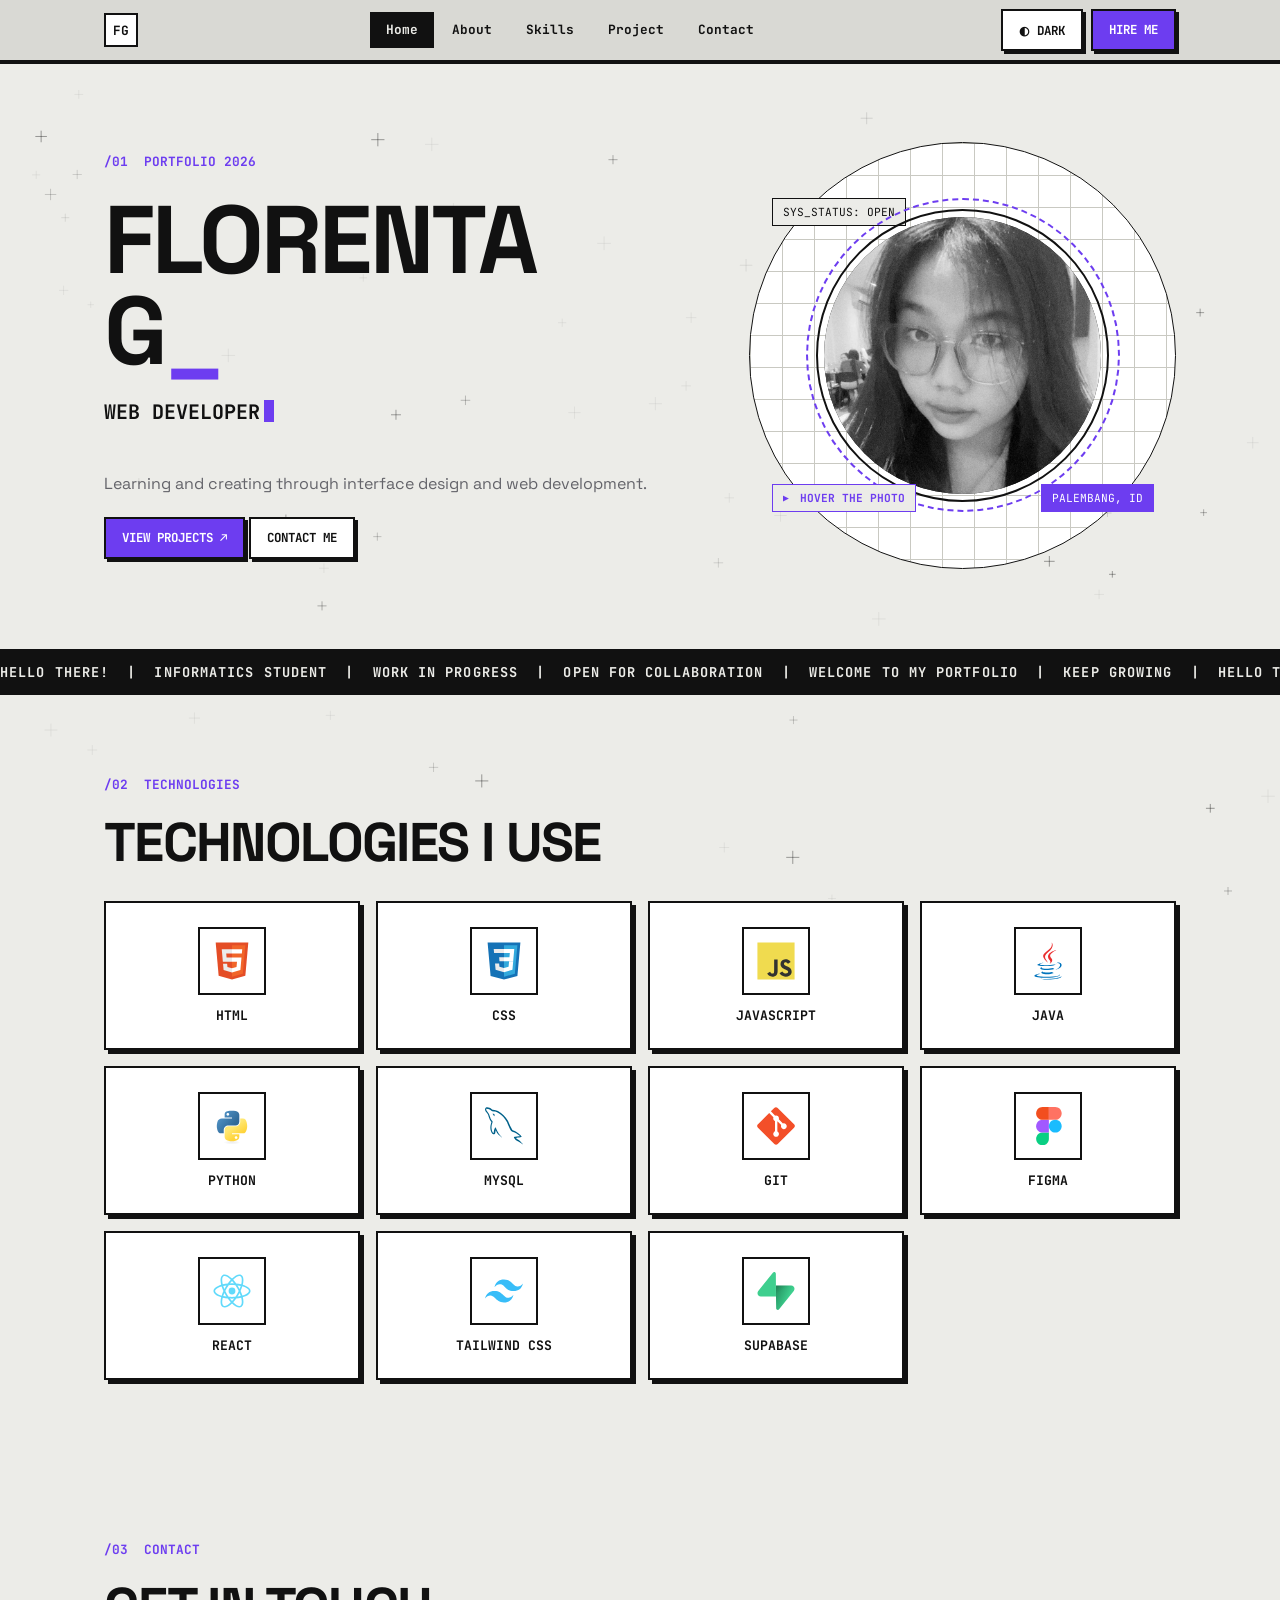
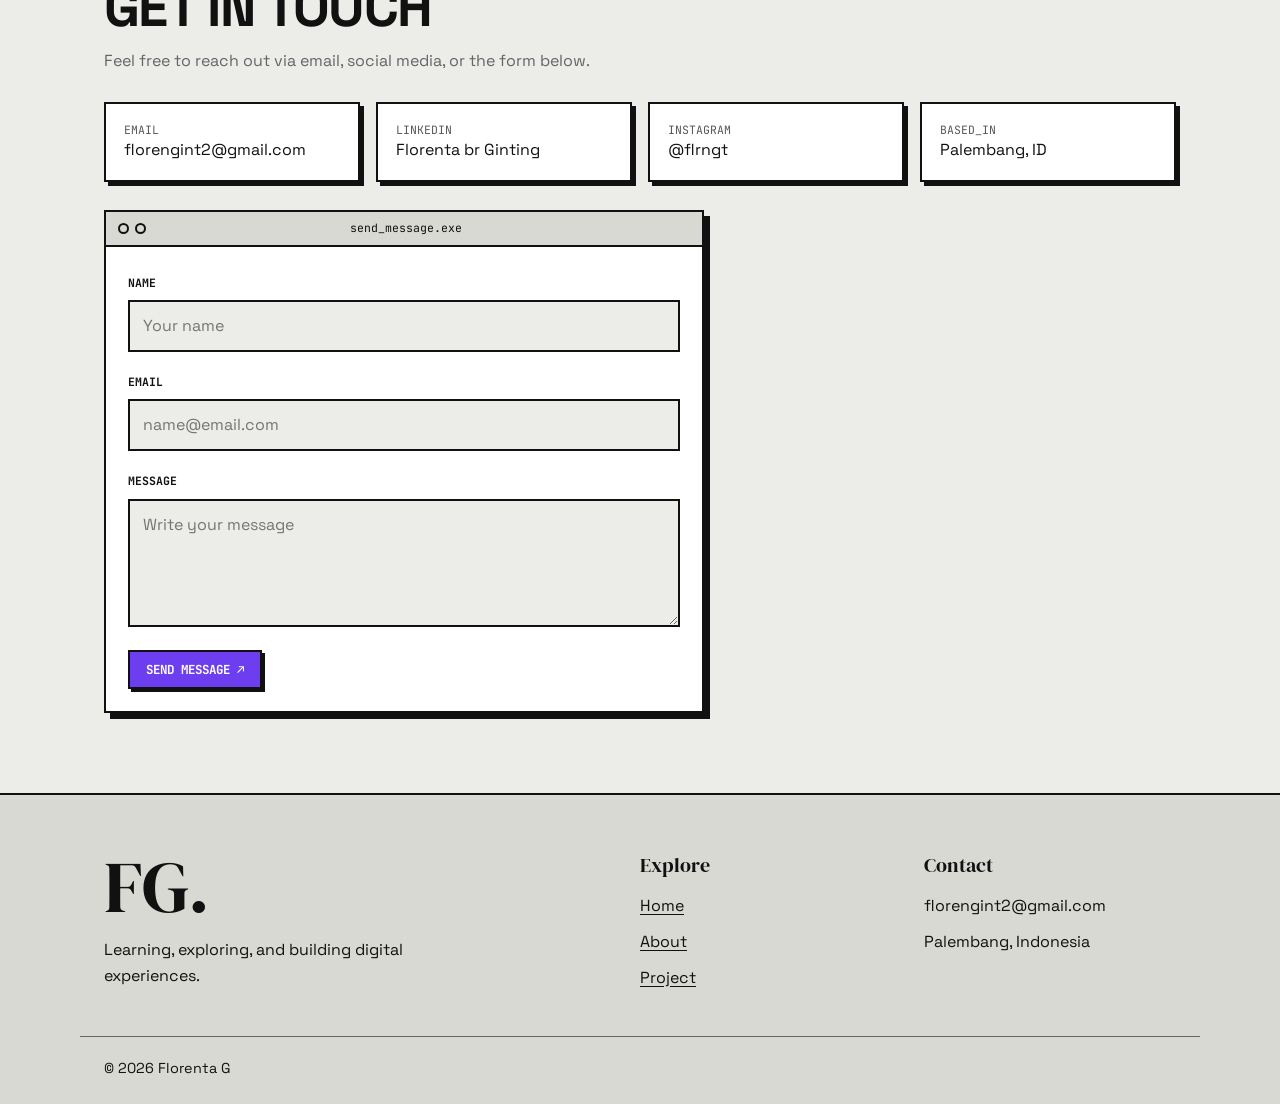
<file: portfolio/index.html>
<!DOCTYPE html>
<html lang="id">

    <head>
        <meta charset="UTF-8">
        <meta name="viewport" content="width=device-width, initial-scale=1, viewport-fit=cover">
        <title>Portfolio 2026 - Florenta G</title>
        <link rel="preconnect" href="https://fonts.googleapis.com">
        <link
            href="https://fonts.googleapis.com/css2?family=JetBrains+Mono:wght@400;700&family=Space+Grotesk:wght@400;500;700&family=DM+Serif+Display&display=swap"
            rel="stylesheet">
        <link rel="icon" type="image/svg+xml" href="img/favicon.svg">
        <link rel="icon" type="image/png" href="img/favicon.png">
        <link rel="stylesheet" href="css/style.css">
    </head>

    <body>
        <canvas id="sky"></canvas>
        <header id="header">
            <div class="wrap">
                <a class="logo" href="index.html">FG</a>
                <nav>
                    <ul>
                        <li><a class="on" href="index.html">Home</a></li>
                        <li><a href="about.html">About</a></li>
                        <li><a href="index.html#skills">Skills</a></li>
                        <li><a href="project.html">Project</a></li>
                        <li><a href="index.html#contact">Contact</a></li>
                    </ul>
                </nav>
                <div class="right">
                    <button class="btn" id="theme" aria-label="Ganti tema">&#9680; <span
                            id="tl">Dark</span></button>
                    <a class="btn pri" href="index.html#contact">Hire me</a>
                </div>
            </div>
        </header>
        <main>
            <section id="home">
                <div class="wrap hero">
                    <div>
                        <small class="idx">/01 &nbsp;Portfolio 2026</small>
                        <h1>Florenta<br>G<span>_</span></h1>
                        <div class="role"><span id="typed"></span><span class="caret"></span></div>
                        <p>Learning and creating through interface design and web development.</p>
                        <a class="btn pri" href="project.html">View projects &#8599;</a>
                        <a class="btn" href="index.html#contact">Contact me</a>
                    </div>
                    <div class="panel">
                        <span class="chip a">sys_status: open</span>
                        <figure class="scan" tabindex="0">
                            <div class="clip"><img class="profile" src="img/foto.jpg"
                                    alt="Foto profil Florenta G"><span class="beam"></span></div><span
                                class="lbl">SRC: Florenta G</span><span class="lbl l2">STATUS:
                                ONLINE<u>_</u></span>
                        </figure>
                        <span class="hint" aria-hidden="true"><i>&#9654;</i> <span class="h-mouse">hover the
                                photo</span><span class="h-touch">tap the photo</span></span>
                        <span class="chip b">palembang, id</span>
                    </div>
                </div>
            </section>
            <div class="marquee">
                <div><span id="m1"></span><span id="m2" aria-hidden="true"></span></div>
            </div>
            <section id="skills">
                <div class="wrap">
                    <small class="idx">/02 &nbsp;Technologies</small>
                    <h2>Technologies I use</h2>
                    <div class="tools">
                        <div class="tool"><span class="ic"><img src="img/icons/html5.svg"
                                    alt="Logo HTML"></span><span>HTML</span></div>
                        <div class="tool"><span class="ic"><img src="img/icons/css3.svg"
                                    alt="Logo CSS"></span><span>CSS</span></div>
                        <div class="tool"><span class="ic"><img src="img/icons/javascript.svg"
                                    alt="Logo JavaScript"></span><span>JavaScript</span></div>
                        <div class="tool"><span class="ic"><img src="img/icons/java.svg"
                                    alt="Logo Java"></span><span>Java</span></div>
                        <div class="tool"><span class="ic"><img src="img/icons/python.svg"
                                    alt="Logo Python"></span><span>Python</span></div>
                        <div class="tool"><span class="ic"><img src="img/icons/mysql.svg"
                                    alt="Logo MySQL"></span><span>MySQL</span></div>
                        <div class="tool"><span class="ic"><img src="img/icons/git.svg"
                                    alt="Logo Git"></span><span>Git</span></div>
                        <div class="tool"><span class="ic"><img src="img/icons/figma.svg"
                                    alt="Logo Figma"></span><span>Figma</span></div>
                        <div class="tool"><span class="ic"><img src="img/icons/react.svg"
                                    alt="Logo React"></span><span>React</span></div>
                        <div class="tool"><span class="ic"><img src="img/icons/tailwindcss.svg"
                                    alt="Logo Tailwind CSS"></span><span>Tailwind CSS</span></div>
                        <div class="tool"><span class="ic"><img src="img/icons/supabase.svg"
                                    alt="Logo Supabase"></span><span>Supabase</span></div>
                    </div>
                </div>
            </section>
            <section id="contact">
                <div class="wrap">
                    <small class="idx">/03 &nbsp;Contact</small>
                    <h2>Get in touch</h2>
                    <p>Feel free to reach out via email, social media, or the form below.</p>
                    <div class="folders">
                        <a href="mailto:florengint2@gmail.com"><b>email</b>florengint2@gmail.com</a>
                        <a href="https://www.linkedin.com/in/flo0" target="_blank"
                            rel="noopener"><b>linkedin</b>Florenta br Ginting</a>
                        <a href="https://instagram.com/flrngt" target="_blank"
                            rel="noopener"><b>instagram</b>@flrngt</a>
                        <a href="#"><b>based_in</b>Palembang, ID</a>
                    </div>
                    <div class="win" style="max-width:600px">
                        <div class="bar"><i></i><i></i><span>send_message.exe</span></div>
                        <div class="body">
                            <form onsubmit="return false">
                                <div><label for="n">Name</label><input id="n" type="text"
                                        placeholder="Your name"></div>
                                <div><label for="e">Email</label><input id="e" type="email"
                                        placeholder="name@email.com"></div>
                                <div><label for="p">Message</label><textarea id="p" rows="4"
                                        placeholder="Write your message"></textarea></div>
                                <div><button class="btn pri" type="submit">Send message &#8599;</button></div>
                            </form>
                        </div>
                    </div>
                </div>
            </section>
        </main>
        <footer id="footer">
            <div class="wrap foot">
                <div><b class="f-logo">FG.</b>
                    <p class="f-tag">Learning, exploring, and building digital experiences.</p>
                </div>
                <div>
                    <h4>Explore</h4><a href="index.html">Home</a><a href="about.html">About</a><a
                        href="project.html">Project</a>
                </div>
                <div>
                    <h4>Contact</h4>
                    <p>florengint2@gmail.com</p>
                    <p>Palembang, Indonesia</p>
                </div>
            </div>
            <div class="wrap f-bottom">&copy; 2026 Florenta G</div>
        </footer>
        <script>
            var roles = ['WEB DEVELOPER', 'CS STUDENT', 'SOFTWARE ENGINEER'];
            var ticker = ['HELLO THERE!', 'INFORMATICS STUDENT', 'WORK IN PROGRESS', 'OPEN FOR COLLABORATION',
                'WELCOME TO MY PORTFOLIO', 'KEEP GROWING'
            ];
            var tickerText = (ticker.join(' \u00a0|\u00a0 ') + ' \u00a0|\u00a0 ').repeat(8);
            document.getElementById('m1').textContent = tickerText;
            document.getElementById('m2').textContent = tickerText;
            var typed = document.getElementById('typed');
            var roleIndex = 0;
            var charIndex = 0;
            var deleting = false;

            function type() {
                var word = roles[roleIndex];
                charIndex += deleting ? -1 : 1;
                typed.textContent = word.slice(0, charIndex);
                var delay = deleting ? 70 : 130;
                if (!deleting && charIndex === word.length) {
                    deleting = true;
                    delay = 1400;
                } else if (deleting && charIndex === 0) {
                    deleting = false;
                    roleIndex = (roleIndex + 1) % roles.length;
                    delay = 350;
                }
                setTimeout(type, delay);
            }
            if (matchMedia('(prefers-reduced-motion: reduce)').matches) {
                typed.textContent = roles[0];
            } else {
                type();
            }
            var root = document.documentElement;
            var themeLabel = document.getElementById('tl');
            var canvas = document.getElementById('sky');
            var context = canvas.getContext('2d');
            var reduceMotion = matchMedia('(prefers-reduced-motion: reduce)').matches;
            var points = [];
            var width;
            var height;

            function currentTheme() {
                var saved = root.getAttribute('data-theme');
                if (saved) {
                    return saved;
                }
                return matchMedia('(prefers-color-scheme: dark)').matches ? 'dark' : 'light';
            }

            function applyTheme(theme) {
                root.setAttribute('data-theme', theme);
                themeLabel.textContent = theme === 'dark' ? 'Light' : 'Dark';
            }
            try {
                var storedTheme = localStorage.getItem('theme');
                if (storedTheme) {
                    root.setAttribute('data-theme', storedTheme);
                }
            } catch (error) {}
            applyTheme(currentTheme());
            document.getElementById('theme').onclick = function() {
                var next = currentTheme() === 'dark' ? 'light' : 'dark';
                applyTheme(next);
                try {
                    localStorage.setItem('theme', next);
                } catch (error) {}
            };

            function resizeCanvas() {
                width = canvas.width = innerWidth;
                height = canvas.height = innerHeight;
                points = [];
                var total = Math.round(width * height / 16000);
                for (var i = 0; i < total; i++) {
                    points.push({
                        x: Math.random() * width,
                        y: Math.random() * height,
                        phase: Math.random() * 6.28,
                        speed: 0.4 + Math.random() * 1.4,
                        size: 3 + Math.random() * 4
                    });
                }
            }

            function draw(time) {
                context.clearRect(0, 0, width, height);
                context.strokeStyle = getComputedStyle(root).getPropertyValue('--ink').trim() || '#111';
                context.lineWidth = 1;
                points.forEach(function(point) {
                    context.globalAlpha = 0.06 + 0.34 * Math.max(0, Math.sin(time / 1000 * point
                        .speed + point.phase));
                    context.beginPath();
                    context.moveTo(point.x - point.size, point.y);
                    context.lineTo(point.x + point.size, point.y);
                    context.moveTo(point.x, point.y - point.size);
                    context.lineTo(point.x, point.y + point.size);
                    context.stroke();
                });
                if (!reduceMotion) {
                    requestAnimationFrame(draw);
                }
            }
            resizeCanvas();
            addEventListener('resize', resizeCanvas);
            requestAnimationFrame(draw);

        </script>
    </body>

</html>
</file>
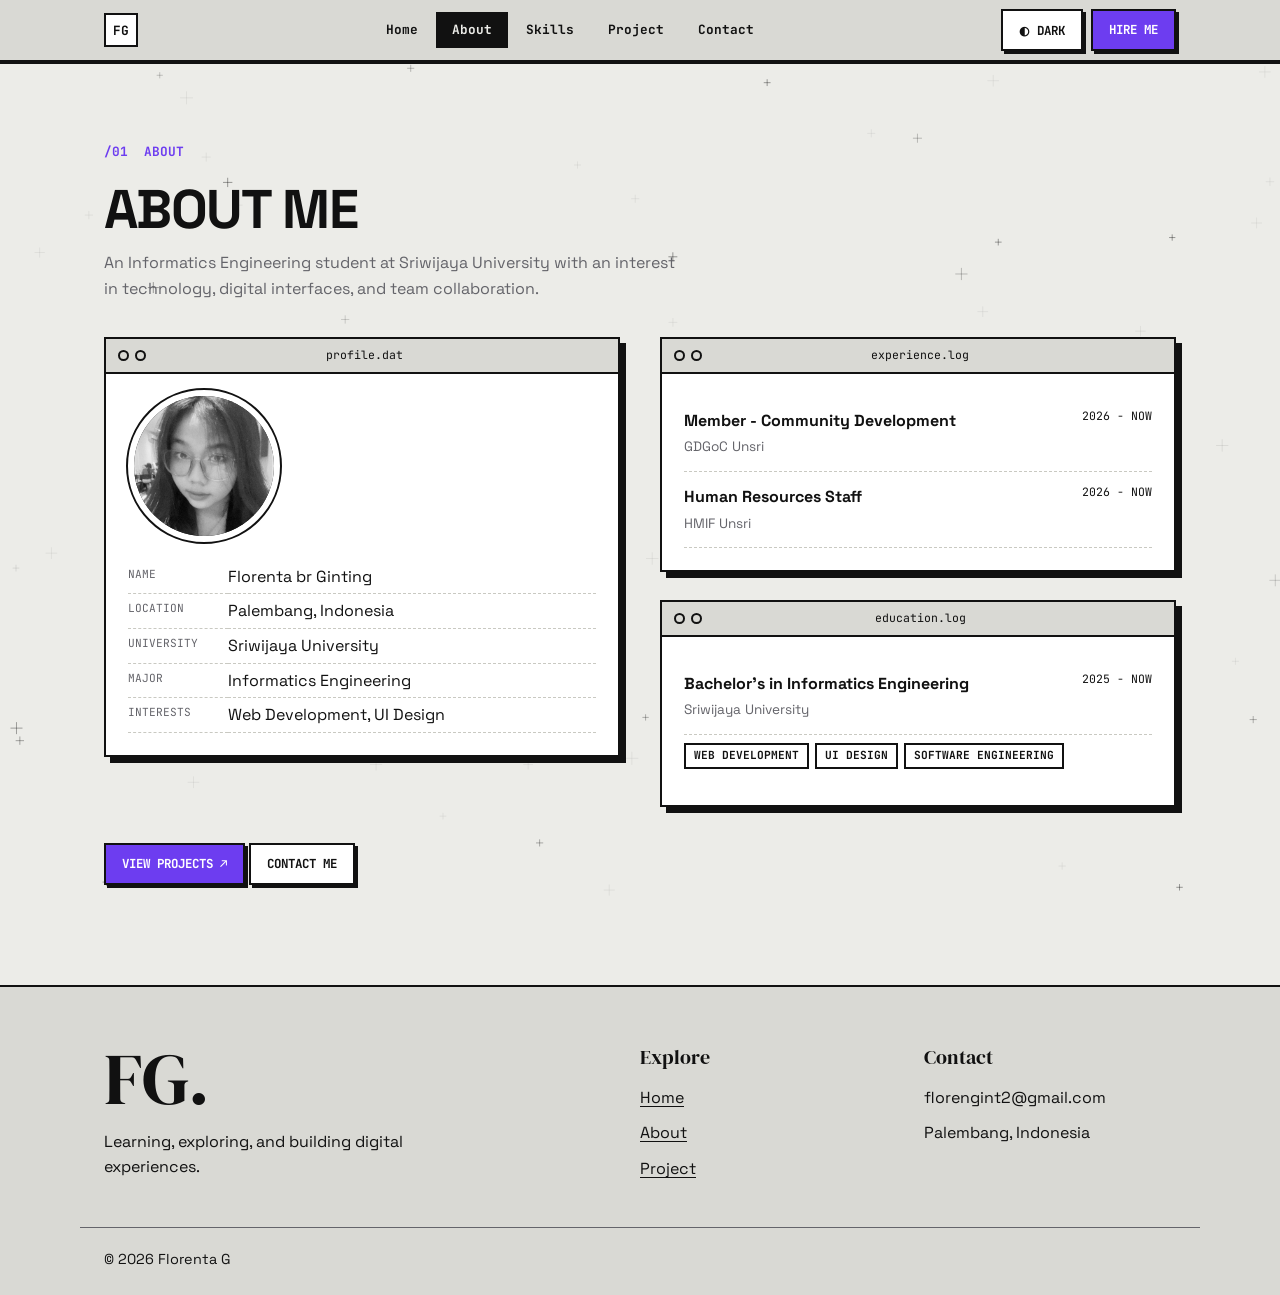
<file: portfolio/about.html>
<!DOCTYPE html>
<html lang="id">

    <head>
        <meta charset="UTF-8">
        <meta name="viewport" content="width=device-width, initial-scale=1, viewport-fit=cover">
        <title>About - Florenta G</title>
        <link rel="preconnect" href="https://fonts.googleapis.com">
        <link
            href="https://fonts.googleapis.com/css2?family=JetBrains+Mono:wght@400;700&family=Space+Grotesk:wght@400;500;700&family=DM+Serif+Display&display=swap"
            rel="stylesheet">
        <link rel="icon" type="image/svg+xml" href="img/favicon.svg">
        <link rel="icon" type="image/png" href="img/favicon.png">
        <link rel="stylesheet" href="css/style.css">
    </head>

    <body>
        <canvas id="sky"></canvas>
        <header id="header">
            <div class="wrap">
                <a class="logo" href="index.html">FG</a>
                <nav>
                    <ul>
                        <li><a href="index.html">Home</a></li>
                        <li><a class="on" href="about.html">About</a></li>
                        <li><a href="index.html#skills">Skills</a></li>
                        <li><a href="project.html">Project</a></li>
                        <li><a href="index.html#contact">Contact</a></li>
                    </ul>
                </nav>
                <div class="right">
                    <button class="btn" id="theme" aria-label="Ganti tema">&#9680; <span
                            id="tl">Dark</span></button>
                    <a class="btn pri" href="index.html#contact">Hire me</a>
                </div>
            </div>
        </header>
        <main>
            <section>
                <div class="wrap">
                    <small class="idx">/01 &nbsp;About</small>
                    <h2>About me</h2>
                    <p>An Informatics Engineering student at Sriwijaya University with an interest in
                        technology, digital interfaces, and team collaboration.</p>
                    <div class="cols" style="margin-top:36px">
                        <div class="win">
                            <div class="bar"><i></i><i></i><span>profile.dat</span></div>
                            <div class="body">
                                <figure class="scan sm" tabindex="0">
                                    <div class="clip"><img class="profile" src="img/foto.jpg"
                                            alt="Foto profil Florenta G"><span class="beam"></span></div>
                                </figure>
                                <dl style="display:grid;grid-template-columns:100px 1fr;margin:0">
                                    <dt>Name</dt>
                                    <dd>Florenta br Ginting</dd>
                                    <dt>Location</dt>
                                    <dd>Palembang, Indonesia</dd>
                                    <dt>University</dt>
                                    <dd>Sriwijaya University</dd>
                                    <dt>Major</dt>
                                    <dd>Informatics Engineering</dd>
                                    <dt>Interests</dt>
                                    <dd>Web Development, UI Design</dd>
                                </dl>
                            </div>
                        </div>
                        <div class="stack">
                            <div class="win">
                                <div class="bar"><i></i><i></i><span>experience.log</span></div>
                                <div class="body">
                                    <div class="tl">
                                        <div><b>Member - Community Development</b><span>GDGoC Unsri</span>
                                        </div><em>2026 - NOW</em>
                                    </div>
                                    <div class="tl">
                                        <div><b>Human Resources Staff</b><span>HMIF Unsri</span></div><em>2026
                                            - NOW</em>
                                    </div>
                                </div>
                            </div>
                            <div class="win">
                                <div class="bar"><i></i><i></i><span>education.log</span></div>
                                <div class="body">
                                    <div class="tl">
                                        <div><b>Bachelor's in Informatics Engineering</b><span>Sriwijaya
                                                University</span></div><em>2025 - NOW</em>
                                    </div>
                                    <div class="tags"><span class="tag">web development</span><span
                                            class="tag">ui design</span><span class="tag">software
                                            engineering</span></div>
                                </div>
                            </div>
                        </div>
                    </div>
                    <p style="margin-top:36px"><a class="btn pri" href="project.html">View projects
                            &#8599;</a> <a class="btn" href="index.html#contact">Contact me</a></p>
                </div>
            </section>
        </main>
        <footer id="footer">
            <div class="wrap foot">
                <div><b class="f-logo">FG.</b>
                    <p class="f-tag">Learning, exploring, and building digital experiences.</p>
                </div>
                <div>
                    <h4>Explore</h4><a href="index.html">Home</a><a href="about.html">About</a><a
                        href="project.html">Project</a>
                </div>
                <div>
                    <h4>Contact</h4>
                    <p>florengint2@gmail.com</p>
                    <p>Palembang, Indonesia</p>
                </div>
            </div>
            <div class="wrap f-bottom">&copy; 2026 Florenta G</div>
        </footer>
        <script>
            var root = document.documentElement;
            var themeLabel = document.getElementById('tl');
            var canvas = document.getElementById('sky');
            var context = canvas.getContext('2d');
            var reduceMotion = matchMedia('(prefers-reduced-motion: reduce)').matches;
            var points = [];
            var width;
            var height;

            function currentTheme() {
                var saved = root.getAttribute('data-theme');
                if (saved) {
                    return saved;
                }
                return matchMedia('(prefers-color-scheme: dark)').matches ? 'dark' : 'light';
            }

            function applyTheme(theme) {
                root.setAttribute('data-theme', theme);
                themeLabel.textContent = theme === 'dark' ? 'Light' : 'Dark';
            }
            try {
                var storedTheme = localStorage.getItem('theme');
                if (storedTheme) {
                    root.setAttribute('data-theme', storedTheme);
                }
            } catch (error) {}
            applyTheme(currentTheme());
            document.getElementById('theme').onclick = function() {
                var next = currentTheme() === 'dark' ? 'light' : 'dark';
                applyTheme(next);
                try {
                    localStorage.setItem('theme', next);
                } catch (error) {}
            };

            function resizeCanvas() {
                width = canvas.width = innerWidth;
                height = canvas.height = innerHeight;
                points = [];
                var total = Math.round(width * height / 16000);
                for (var i = 0; i < total; i++) {
                    points.push({
                        x: Math.random() * width,
                        y: Math.random() * height,
                        phase: Math.random() * 6.28,
                        speed: 0.4 + Math.random() * 1.4,
                        size: 3 + Math.random() * 4
                    });
                }
            }

            function draw(time) {
                context.clearRect(0, 0, width, height);
                context.strokeStyle = getComputedStyle(root).getPropertyValue('--ink').trim() || '#111';
                context.lineWidth = 1;
                points.forEach(function(point) {
                    context.globalAlpha = 0.06 + 0.34 * Math.max(0, Math.sin(time / 1000 * point
                        .speed + point.phase));
                    context.beginPath();
                    context.moveTo(point.x - point.size, point.y);
                    context.lineTo(point.x + point.size, point.y);
                    context.moveTo(point.x, point.y - point.size);
                    context.lineTo(point.x, point.y + point.size);
                    context.stroke();
                });
                if (!reduceMotion) {
                    requestAnimationFrame(draw);
                }
            }
            resizeCanvas();
            addEventListener('resize', resizeCanvas);
            requestAnimationFrame(draw);

        </script>
    </body>

</html>
</file>
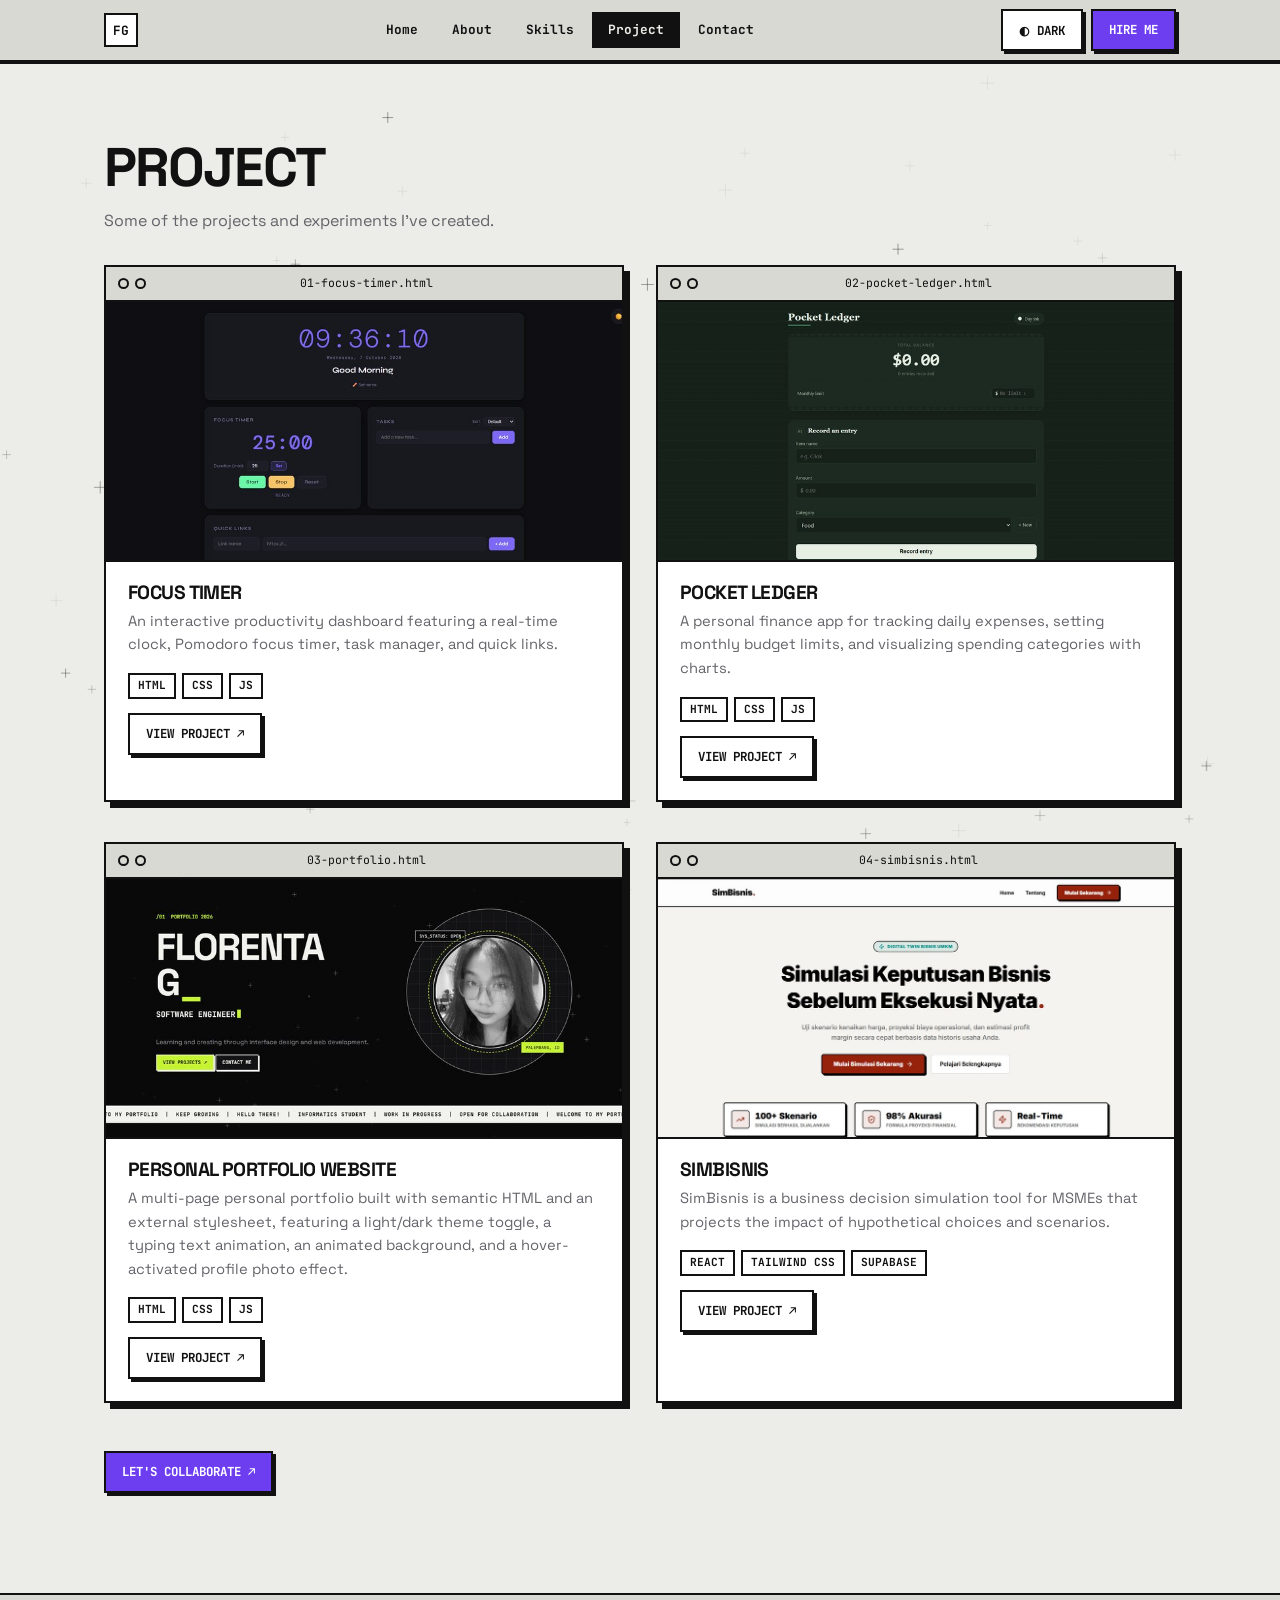
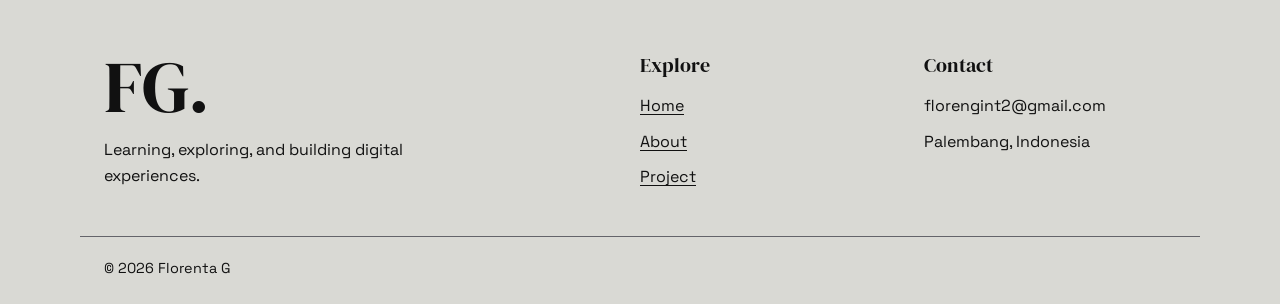
<file: portfolio/project.html>
<!DOCTYPE html>
<html lang="id">

    <head>
        <meta charset="UTF-8">
        <meta name="viewport" content="width=device-width, initial-scale=1, viewport-fit=cover">
        <title>Project - Florenta G</title>
        <link rel="preconnect" href="https://fonts.googleapis.com">
        <link
            href="https://fonts.googleapis.com/css2?family=JetBrains+Mono:wght@400;700&family=Space+Grotesk:wght@400;500;700&family=DM+Serif+Display&display=swap"
            rel="stylesheet">
        <link rel="icon" type="image/svg+xml" href="img/favicon.svg">
        <link rel="icon" type="image/png" href="img/favicon.png">
        <link rel="stylesheet" href="css/style.css">
    </head>

    <body>
        <canvas id="sky"></canvas>
        <!-- [C] ID SELECTOR: id="header" dipakai oleh #header di style.css -->
        <header id="header">
            <div class="wrap">
                <a class="logo" href="index.html">FG</a>
                <!-- [D] DESCENDANT SELECTOR: struktur nav > ul > li > a distyle oleh "nav ul li a" di style.css -->
                <!-- [F] PSEUDO-CLASS: hover effect menu ini dibuat oleh "nav ul li a:hover" -->
                <nav>
                    <ul>
                        <li><a href="index.html">Home</a></li>
                        <li><a href="about.html">About</a></li>
                        <li><a href="index.html#skills">Skills</a></li>
                        <li><a class="on" href="project.html">Project</a></li>
                        <li><a href="index.html#contact">Contact</a></li>
                    </ul>
                </nav>
                <div class="right">
                    <button class="btn" id="theme" aria-label="Ganti tema">&#9680; <span
                            id="tl">Dark</span></button>
                    <a class="btn pri" href="index.html#contact">Hire me</a>
                </div>
            </div>
        </header>
        <main>
            <section>
                <div class="wrap">
                    <h2>Project</h2>
                    <p>Some of the projects and experiments I've created.</p>
                    <!-- [B] CLASS SELECTOR: class="win card" (kartu project) dipakai oleh .win dan .card di style.css -->
                    <div class="cards"
                        style="grid-template-columns:repeat(auto-fit,minmax(min(440px,100%),1fr))">
                        <article class="win card">
                            <div class="bar"><i></i><i></i><span>01-focus-timer.html</span></div>
                            <div class="thumb t1 has-img"><img src="img/focus-timer.jpg"
                                    alt="Preview Focus Timer"
                                    onerror="removeImage(this)"><b>Focus_Timer</b>
                            </div>
                            <div class="body">
                                <h3>Focus Timer</h3>
                                <p>An interactive productivity dashboard featuring a real-time clock, Pomodoro
                                    focus timer, task manager, and quick links.</p><span
                                    class="tag">html</span><span class="tag">css</span><span
                                    class="tag">js</span><br><a class="btn"
                                    href="https://lifedashboardd.vercel.app/" target="_blank"
                                    rel="noopener">View project &#8599;</a>
                            </div>
                        </article>
                        <article class="win card">
                            <div class="bar"><i></i><i></i><span>02-pocket-ledger.html</span></div>
                            <div class="thumb t2 has-img"><img src="img/pocket-ledger.jpg"
                                    alt="Preview Pocket Ledger"
                                    onerror="removeImage(this)"><b>Pocket_Ledger</b>
                            </div>
                            <div class="body">
                                <h3>Pocket Ledger</h3>
                                <p>A personal finance app for tracking daily expenses, setting monthly budget
                                    limits, and visualizing spending categories with charts.</p><span
                                    class="tag">html</span><span class="tag">css</span><span
                                    class="tag">js</span><br><a class="btn"
                                    href="https://pocketledgerr-one.vercel.app/" target="_blank"
                                    rel="noopener">View project &#8599;</a>
                            </div>
                        </article>
                        <article class="win card">
                            <div class="bar"><i></i><i></i><span>03-portfolio.html</span></div>
                            <div class="thumb t3 has-img"><img src="img/portfolio.jpg" alt="Preview Portfolio"
                                    onerror="removeImage(this)"><b>Portfolio</b>
                            </div>
                            <div class="body">
                                <h3>Personal Portfolio Website</h3>
                                <p>A multi-page personal portfolio built with semantic HTML and an external
                                    stylesheet, featuring a light/dark theme toggle, a typing text animation,
                                    an animated background, and a hover-activated profile photo effect.</p>
                                <span class="tag">html</span><span class="tag">css</span><span
                                    class="tag">js</span><br><a class="btn" href="index.html">View project
                                    &#8599;</a>
                            </div>
                        </article>
                        <article class="win card">
                            <div class="bar"><i></i><i></i><span>04-simbisnis.html</span></div>
                            <div class="thumb t4 has-img"><img src="img/simbisnis.jpg" alt="Preview SimBisnis"
                                    onerror="removeImage(this)"><b>SimBisnis</b>
                            </div>
                            <div class="body">
                                <h3>SimBisnis</h3>
                                <p>SimBisnis is a business decision simulation tool for MSMEs that projects
                                    the impact of hypothetical choices and scenarios.</p><span
                                    class="tag">react</span><span class="tag">tailwind css</span><span
                                    class="tag">supabase</span><br><a class="btn"
                                    href="https://simbisnis.vercel.app/" target="_blank" rel="noopener">View
                                    project &#8599;</a>
                            </div>
                        </article>
                    </div>
                    <p style="margin-top:48px"><a class="btn pri" href="index.html#contact">Let's collaborate
                            &#8599;</a></p>
                </div>
            </section>
        </main>
        <!-- [C] ID SELECTOR: id="footer" dipakai oleh #footer di style.css -->
        <footer id="footer">
            <div class="wrap foot">
                <div><b class="f-logo">FG.</b>
                    <p class="f-tag">Learning, exploring, and building digital experiences.</p>
                </div>
                <div>
                    <h4>Explore</h4><a href="index.html">Home</a><a href="about.html">About</a><a
                        href="project.html">Project</a>
                </div>
                <div>
                    <h4>Contact</h4>
                    <p>florengint2@gmail.com</p>
                    <p>Palembang, Indonesia</p>
                </div>
            </div>
            <div class="wrap f-bottom">&copy; 2026 Florenta G</div>
        </footer>
        <script>
function removeImage(image) {
    image.parentNode.classList.remove('has-img');
    image.remove();
}

            var root = document.documentElement;
            var themeLabel = document.getElementById('tl');
            var canvas = document.getElementById('sky');
            var context = canvas.getContext('2d');
            var reduceMotion = matchMedia('(prefers-reduced-motion: reduce)').matches;
            var points = [];
            var width;
            var height;

            function currentTheme() {
                var saved = root.getAttribute('data-theme');
                if (saved) {
                    return saved;
                }
                return matchMedia('(prefers-color-scheme: dark)').matches ? 'dark' : 'light';
            }

            function applyTheme(theme) {
                root.setAttribute('data-theme', theme);
                themeLabel.textContent = theme === 'dark' ? 'Light' : 'Dark';
            }
            try {
                var storedTheme = localStorage.getItem('theme');
                if (storedTheme) {
                    root.setAttribute('data-theme', storedTheme);
                }
            } catch (error) {}
            applyTheme(currentTheme());
            document.getElementById('theme').onclick = function() {
                var next = currentTheme() === 'dark' ? 'light' : 'dark';
                applyTheme(next);
                try {
                    localStorage.setItem('theme', next);
                } catch (error) {}
            };

            function resizeCanvas() {
                width = canvas.width = innerWidth;
                height = canvas.height = innerHeight;
                points = [];
                var total = Math.round(width * height / 16000);
                for (var i = 0; i < total; i++) {
                    points.push({
                        x: Math.random() * width,
                        y: Math.random() * height,
                        phase: Math.random() * 6.28,
                        speed: 0.4 + Math.random() * 1.4,
                        size: 3 + Math.random() * 4
                    });
                }
            }

            function draw(time) {
                context.clearRect(0, 0, width, height);
                context.strokeStyle = getComputedStyle(root).getPropertyValue('--ink').trim() || '#111';
                context.lineWidth = 1;
                points.forEach(function(point) {
                    context.globalAlpha = 0.06 + 0.34 * Math.max(0, Math.sin(time / 1000 * point
                        .speed + point.phase));
                    context.beginPath();
                    context.moveTo(point.x - point.size, point.y);
                    context.lineTo(point.x + point.size, point.y);
                    context.moveTo(point.x, point.y - point.size);
                    context.lineTo(point.x, point.y + point.size);
                    context.stroke();
                });
                if (!reduceMotion) {
                    requestAnimationFrame(draw);
                }
            }
            resizeCanvas();
            addEventListener('resize', resizeCanvas);
            requestAnimationFrame(draw);

        </script>
    </body>

</html>
</file>
<file: portfolio/css/style.css>
:root {
    --bg: #ecece8;
    --panel: #fff;
    --ink: #111;
    --mute: #64646a;
    --line: #c9c9c2;
    --acc: #6d3df0;
    --on: #fff;
    --bar: #d9d9d4
}

@media (prefers-color-scheme:dark) {
    :root:not([data-theme="light"]) {
        --bg: #09090a;
        --panel: #131315;
        --ink: #f2f2ee;
        --mute: #8d8d92;
        --line: #2c2c30;
        --acc: #c6f432;
        --on: #09090a;
        --bar: #1f1f23
    }
}

:root[data-theme="dark"] {
    --bg: #09090a;
    --panel: #131315;
    --ink: #f2f2ee;
    --mute: #8d8d92;
    --line: #2c2c30;
    --acc: #c6f432;
    --on: #09090a;
    --bar: #1f1f23
}

* {
    box-sizing: border-box
}

html {
    scroll-behavior: smooth;
    scroll-padding-top: 90px
}

:root {
    padding-top: env(safe-area-inset-top, 0px);
    padding-bottom: env(safe-area-inset-bottom, 0px)
}

body {
    margin: 0;
    background: var(--bg);
    color: var(--ink);
    font-family: "Space Grotesk", system-ui, sans-serif;
    line-height: 1.6;
    transition: background .25s, color .25s
}

.m,
small,
label,
nav a,
.btn,
.bar,
.tag,
dt {
    font-family: "JetBrains Mono", ui-monospace, monospace
}

a {
    color: inherit;
    text-decoration: none
}

#sky {
    position: fixed;
    inset: 0;
    width: 100%;
    height: 100%;
    z-index: 0;
    pointer-events: none
}

header,
main,
footer {
    position: relative;
    z-index: 1
}

.wrap {
    max-width: 1120px;
    margin: 0 auto;
    padding: 0 24px
}

header {
    position: sticky;
    top: env(safe-area-inset-top, 0px);
    z-index: 10;
    background: var(--bar);
    border-bottom: 2px solid var(--ink)
}

header .wrap {
    display: flex;
    align-items: center;
    justify-content: space-between;
    height: 60px;
    gap: 12px
}

.logo {
    display: grid;
    place-items: center;
    width: 34px;
    height: 34px;
    border: 2px solid var(--ink);
    background: var(--panel);
    font: 700 .8rem "JetBrains Mono", monospace
}

nav ul {
    display: flex;
    gap: 2px;
    margin: 0;
    padding: 0;
    list-style: none
}

nav ul li a {
    display: block;
    padding: 6px 14px;
    font-size: .8rem;
    font-weight: 700;
    border: 2px solid transparent
}

nav ul li a:hover {
    border-color: var(--ink);
    background: var(--panel)
}

nav ul li a.on {
    background: var(--ink);
    color: var(--bg)
}

.right {
    display: flex;
    gap: 8px
}

.btn {
    display: inline-flex;
    align-items: center;
    gap: 8px;
    padding: 9px 16px;
    border: 2px solid var(--ink);
    background: var(--panel);
    color: var(--ink);
    font-size: .78rem;
    font-weight: 700;
    text-transform: uppercase;
    cursor: pointer;
    box-shadow: 3px 3px 0 var(--ink);
    transition: .12s
}

.btn:hover {
    transform: translate(2px, 2px);
    box-shadow: 1px 1px 0 var(--ink)
}

.btn:active {
    transform: translate(3px, 3px);
    box-shadow: none
}

.btn.pri {
    background: var(--acc);
    color: var(--on)
}

.win {
    border: 2px solid var(--ink);
    background: var(--panel);
    box-shadow: 6px 6px 0 var(--ink)
}

.bar {
    display: flex;
    align-items: center;
    gap: 6px;
    padding: 7px 12px;
    background: var(--bar);
    border-bottom: 2px solid var(--ink);
    font-size: .72rem
}

.bar i {
    width: 11px;
    height: 11px;
    border: 2px solid var(--ink);
    border-radius: 50%
}

.bar span {
    margin: 0 auto;
    padding-right: 30px
}

.body {
    padding: 22px
}

section {
    padding: 80px 0
}

.idx {
    display: block;
    margin-bottom: 22px;
    color: var(--acc);
    font-size: .8rem;
    font-weight: 700;
    text-transform: uppercase
}

h1,
h2,
h3 {
    margin: 0;
    line-height: .95;
    letter-spacing: -.03em;
    text-transform: uppercase
}

h2 {
    font-size: clamp(2rem, 5vw, 3.4rem);
    margin-bottom: 14px
}

p {
    color: var(--mute);
    max-width: 58ch;
    margin: 0 0 20px
}

.hero {
    display: grid;
    grid-template-columns: 1.4fr 1fr;
    gap: 48px;
    align-items: center
}

h1 {
    font-size: clamp(3.6rem, 12vw, 9rem);
    font-weight: 700
}

h1 s {
    text-decoration: none;
    color: transparent;
    -webkit-text-stroke: 2px var(--ink)
}

.role {
    margin: 22px 0 28px;
    font: 700 1rem "JetBrains Mono", monospace;
    text-transform: uppercase
}

.role b {
    color: var(--acc)
}

.dossier {
    transform: rotate(1.5deg)
}

.stamp {
    display: inline-block;
    margin-bottom: 16px;
    padding: 3px 10px;
    border: 2px solid var(--acc);
    color: var(--acc);
    font: 700 .72rem "JetBrains Mono", monospace;
    text-transform: uppercase;
    transform: rotate(-3deg)
}

.avatar {
    display: grid;
    place-items: center;
    width: 110px;
    height: 110px;
    margin-bottom: 16px;
    border: 3px solid var(--ink);
    border-radius: 50%;
    background: var(--ink);
    color: var(--bg);
    font: 700 2rem "JetBrains Mono", monospace;
    overflow: hidden
}

.avatar img {
    width: 100%;
    height: 100%;
    object-fit: cover
}

.dossier dl {
    display: grid;
    grid-template-columns: 84px 1fr;
    margin: 0;
    font-size: .88rem
}

dt {
    color: var(--mute);
    font-size: .7rem;
    text-transform: uppercase;
    padding: 6px 0;
    border-bottom: 1px dashed var(--line)
}

dd {
    margin: 0;
    padding: 4px 0;
    border-bottom: 1px dashed var(--line)
}

.red {
    background: var(--ink);
    color: var(--ink);
    padding: 0 6px;
    transition: .2s;
    cursor: help
}

.red:hover {
    background: transparent;
    color: var(--ink)
}

.barcode {
    height: 38px;
    margin-top: 18px;
    background: repeating-linear-gradient(
        90deg,
        var(--ink) 0 2px,
        transparent 2px 4px,
        var(--ink) 4px 5px,
        transparent 5px 9px,
        var(--ink) 9px 12px,
        transparent 12px 14px
    )
}

.marquee {
    position: relative;
    z-index: 1;
    overflow: hidden;
    background: var(--ink);
    color: var(--bg);
    border-block: 2px solid var(--ink)
}

.marquee div {
    display: flex;
    width: max-content;
    padding: 12px 0;
    animation: slide 40s linear infinite
}

.marquee span {
    flex-shrink: 0;
    white-space: nowrap;
    font: 700 .85rem "JetBrains Mono", monospace;
    letter-spacing: .08em
}

@keyframes slide {
    to {
        transform: translateX(-50%)
    }
}

.stats {
    display: grid;
    grid-template-columns: repeat(4, 1fr);
    gap: 16px
}

.stat {
    display: flex;
    flex-direction: column;
    justify-content: space-between;
    min-height: 170px;
    padding: 16px;
    border: 2px dashed var(--ink);
    background: var(--panel)
}

.stat small {
    font-size: .72rem;
    text-transform: uppercase;
    color: var(--mute)
}

.stat strong {
    font-size: clamp(1.4rem, 3vw, 2.2rem);
    line-height: 1;
    text-transform: uppercase
}

.stat:hover {
    background: var(--acc);
    color: var(--on)
}

.stat:hover small {
    color: var(--on)
}

.cols {
    display: grid;
    grid-template-columns: 1fr 1fr;
    gap: 40px;
    align-items: start
}

.tl {
    display: flex;
    justify-content: space-between;
    gap: 12px;
    padding: 12px 0;
    border-bottom: 1px dashed var(--line)
}

.tl b {
    display: block
}

.tl span {
    color: var(--mute);
    font-size: .85rem
}

.tl em {
    font: .72rem "JetBrains Mono", monospace;
    font-style: normal;
    white-space: nowrap
}

.tools {
    display: grid;
    grid-template-columns: repeat(4, 1fr);
    gap: 16px;
    margin-top: 32px
}

.tool {
    display: flex;
    align-items: center;
    gap: 14px;
    padding: 16px;
    border: 2px solid var(--ink);
    background: var(--panel);
    box-shadow: 4px 4px 0 var(--ink);
    transition: .12s
}

.tool:hover {
    transform: translate(-2px, -2px);
    box-shadow: 7px 7px 0 var(--acc)
}

.tool i {
    display: grid;
    place-items: center;
    width: 42px;
    height: 42px;
    background: var(--ink);
    color: var(--bg);
    font: 700 .8rem "JetBrains Mono", monospace;
    font-style: normal
}

.tool span {
    font: 700 .82rem "JetBrains Mono", monospace;
    text-transform: uppercase
}

.cards {
    display: grid;
    grid-template-columns: repeat(2, 1fr);
    gap: 40px 32px;
    margin-top: 32px
}

.card .thumb {
    height: 170px;
    display: grid;
    place-items: center;
    border-bottom: 2px solid var(--ink);
    font: 700 1.2rem "JetBrains Mono", monospace;
    text-transform: uppercase
}

.card .thumb b {
    padding: 4px 14px;
    background: var(--panel);
    border: 2px solid var(--ink)
}

.t1 {
    background: radial-gradient(var(--ink) 1.2px, transparent 1.4px) 0 0/8px 8px
}

.t2 {
    background: repeating-linear-gradient(45deg, var(--ink) 0 1px, transparent 1px 8px)
}

.t3 {
    background: linear-gradient(var(--ink) 1px, transparent 1px) 0 0/100% 10px
}

.t4 {
    background:
        linear-gradient(var(--ink) 1px, transparent 1px) 0 0/12px 12px,
        linear-gradient(90deg, var(--ink) 1px, transparent 1px) 0 0/12px 12px
}

.card {
    transition: .15s
}

.card:hover {
    transform: translate(-3px, -3px);
    box-shadow: 10px 10px 0 var(--acc)
}

.card h3 {
    font-size: 1.2rem;
    margin-bottom: 8px
}

.card p {
    font-size: .92rem;
    margin-bottom: 14px
}

.tag {
    display: inline-block;
    margin: 0 6px 14px 0;
    padding: 2px 8px;
    border: 2px solid var(--ink);
    font-size: .7rem;
    font-weight: 700;
    text-transform: uppercase
}

.folders {
    display: grid;
    grid-template-columns: repeat(auto-fit, minmax(190px, 1fr));
    gap: 16px;
    margin: 28px 0
}

.folders a {
    padding: 18px;
    border: 2px solid var(--ink);
    background: var(--panel);
    box-shadow: 4px 4px 0 var(--ink);
    transition: .12s
}

.folders a:hover {
    background: var(--acc);
    color: var(--on);
    transform: translate(-2px, -2px)
}

.folders b {
    display: block;
    font: .72rem "JetBrains Mono", monospace;
    text-transform: uppercase;
    opacity: .7
}

form {
    display: grid;
    gap: 16px
}

label {
    font-size: .72rem;
    font-weight: 700;
    text-transform: uppercase
}

input[type="text"],
input[type="email"],
textarea {
    width: 100%;
    margin-top: 6px;
    padding: 11px 13px;
    border: 2px solid var(--ink);
    background: var(--bg);
    color: var(--ink);
    font: inherit;
    border-radius: 0
}

input:focus,
textarea:focus {
    outline: none;
    box-shadow: 4px 4px 0 var(--acc)
}

footer {
    padding: 26px 0;
    border-top: 2px solid var(--ink);
    background: var(--bar);
    font: .74rem "JetBrains Mono", monospace;
    text-transform: uppercase
}

footer .wrap {
    display: flex;
    justify-content: space-between;
    flex-wrap: wrap;
    gap: 8px
}

footer i {
    display: inline-block;
    width: 8px;
    height: 8px;
    margin-right: 8px;
    border-radius: 50%;
    background: var(--acc)
}

@media(max-width:820px) {
    nav {
        display: none
    }

    .hero,
    .cols,
    .cards {
        grid-template-columns: 1fr
    }

    .stats,
    .tools {
        grid-template-columns: repeat(2, 1fr)
    }

    .dossier {
        transform: none
    }
}

#header {
    box-shadow: 0 2px 0 var(--ink)
}

#footer {
    margin-top: 0
}

a:hover {
    color: var(--acc)
}

.btn:hover,
nav ul li a:hover {
    color: var(--ink)
}

.btn.pri:hover {
    color: var(--on)
}

h1 {
    font-size: clamp(2.8rem, 8vw, 6rem)
}

h1 span {
    color: var(--acc)
}

.role {
    min-height: 2.2em;
    font-size: 1.25rem
}

.caret {
    display: inline-block;
    width: 10px;
    height: 1.1em;
    margin-left: 4px;
    background: var(--acc);
    vertical-align: -3px;
    animation: blink 1s steps(1) infinite
}

@keyframes blink {
    50% {
        opacity: 0
    }
}

.panel {
    position: relative;
    display: grid;
    place-items: center;
    aspect-ratio: 1;
    padding: 32px;
    border: 1px solid var(--ink);
    background: var(--panel);
    background-image:
        linear-gradient(var(--line) 1px, transparent 1px),
        linear-gradient(90deg, var(--line) 1px, transparent 1px);
    background-size: 32px 32px
}

.profile {
    width: 62%;
    aspect-ratio: 1;
    border-radius: 50%;
    object-fit: cover;
    border: 6px solid var(--bg);
    outline: 2px solid var(--ink);
    background: var(--ink)
}

.profile.sm {
    width: 140px;
    margin-bottom: 20px
}

.chip {
    position: absolute;
    padding: 6px 10px;
    border: 1px solid var(--ink);
    background: var(--bg);
    font: .7rem "JetBrains Mono", monospace;
    text-transform: uppercase
}

.chip.a {
    top: 14px;
    left: 14px
}

.chip.b {
    bottom: 14px;
    right: 14px;
    background: var(--acc);
    border-color: var(--acc);
    color: var(--on)
}

.tools {
    grid-template-columns: repeat(4, 1fr)
}

.tool {
    flex-direction: column;
    justify-content: center;
    gap: 12px;
    padding: 24px 12px;
    text-align: center
}

.tool .ic {
    display: grid;
    place-items: center;
    width: 68px;
    height: 68px;
    border: 2px solid var(--ink);
    background: #fff
}

.tool img {
    width: 38px;
    height: 38px
}

.stack {
    display: grid;
    gap: 28px
}

.tags {
    margin-top: 6px
}

.page-head {
    padding-bottom: 0
}

@media(max-width:820px) {
    nav {
        display: block
    }

    header .wrap {
        flex-wrap: wrap;
        height: auto;
        padding-block: 10px
    }

    nav ul {
        flex-wrap: wrap
    }

    .panel {
        aspect-ratio: auto;
        min-height: 300px
    }

    .tools {
        grid-template-columns: repeat(2, 1fr)
    }
}

#footer {
    padding: 56px 0 24px;
    border-top: 2px solid var(--ink);
    background: var(--bar);
    color: var(--ink);
    font: 400 1rem/1.6 "Space Grotesk", system-ui, sans-serif;
    text-transform: none
}

#footer .foot {
    display: grid;
    grid-template-columns: 2fr 1fr 1fr;
    gap: 32px
}

#footer .f-logo {
    font: 400 clamp(3rem, 6vw, 4.5rem)/1 "DM Serif Display", Georgia, serif
}

#footer h4 {
    margin: 0 0 14px;
    font: 400 1.25rem "DM Serif Display", Georgia, serif
}

#footer a {
    display: block;
    margin-bottom: 10px;
    text-decoration: underline;
    text-underline-offset: 3px
}

#footer a:hover {
    color: var(--acc)
}

#footer p {
    max-width: none;
    margin: 0 0 10px;
    color: var(--ink)
}

#footer .f-tag {
    margin-top: 14px;
    max-width: 34ch
}

#footer .f-bottom {
    display: block;
    margin-top: 36px;
    padding-top: 20px;
    border-top: 1px solid var(--mute);
    font-size: .9rem
}

@media(max-width:700px) {
    #footer .foot {
        grid-template-columns: 1fr
    }
}

.scan {
    position: relative;
    width: 62%;
    aspect-ratio: 1;
    margin: 0;
    border-radius: 50%;
    outline: 2px solid var(--ink);
    outline-offset: 6px;
    cursor: crosshair
}

.scan .clip {
    position: absolute;
    inset: 0;
    overflow: hidden;
    border-radius: 50%;
    background: var(--ink)
}

.scan .profile {
    width: 100%;
    height: 100%;
    border: 0;
    outline: 0;
    border-radius: 0;
    filter: grayscale(1) contrast(1.1);
    transition: filter .7s ease
}

.scan .clip::after {
    content: "";
    position: absolute;
    inset: 0;
    background: var(--acc);
    mix-blend-mode: soft-light;
    opacity: 0;
    transition: opacity .7s ease
}

.beam {
    position: absolute;
    left: 0;
    right: 0;
    top: 0;
    height: 3px;
    background: var(--acc);
    box-shadow: 0 0 14px 4px var(--acc);
    opacity: 0
}

.lbl {
    position: absolute;
    left: -14px;
    bottom: 30px;
    padding: 3px 8px;
    border: 1px solid var(--acc);
    background: var(--bg);
    color: var(--acc);
    font: 700 .65rem "JetBrains Mono", monospace;
    text-transform: uppercase;
    opacity: 0;
    transform: translateY(6px);
    transition: opacity .4s, transform .4s
}

.lbl.l2 {
    bottom: 4px
}

.lbl u {
    text-decoration: none;
    animation: blink 1s steps(1) infinite
}

.scan:hover .profile,
.scan:focus .profile {
    filter: none
}

.scan:hover .clip::after,
.scan:focus .clip::after {
    opacity: .55
}

.scan:hover .beam,
.scan:focus .beam {
    animation: sweep 2.2s ease-in-out infinite
}

.scan:hover .lbl,
.scan:focus .lbl {
    opacity: 1;
    transform: none;
    transition-delay: .35s
}

.scan.sm {
    width: 140px;
    margin: 0 0 24px 6px
}

.panel::after {
    content: "";
    position: absolute;
    inset: 13%;
    pointer-events: none;
    border: 2px dashed var(--acc);
    border-radius: 50%;
    background: none
}

@keyframes sweep {
    0% {
        top: 0;
        opacity: 0
    }

    10% {
        opacity: 1
    }

    90% {
        top: calc(100% - 3px);
        opacity: 1
    }

    100% {
        top: calc(100% - 3px);
        opacity: 0
    }
}

@media(prefers-reduced-motion:reduce) {
    .beam {
        animation: none !important;
        display: none
    }

    .scan .profile,
    .scan .clip::after,
    .lbl {
        transition: none
    }
}

button:active {
    transform: translate(3px, 3px);
    box-shadow: none
}

.card .thumb {
    overflow: hidden
}

.card .thumb img {
    width: 100%;
    height: 100%;
    object-fit: cover;
    display: block
}

.panel {
    border-radius: 50%
}

.chip.a {
    top: 13%;
    left: 5%
}

.chip.b {
    bottom: 13%;
    right: 5%
}

@media(max-width:820px) {
    .panel {
        aspect-ratio: 1;
        min-height: 0;
        width: 100%;
        max-width: 420px;
        margin: 0 auto
    }
}

.card .thumb.has-img {
    display: block;
    position: relative;
    background: var(--bar)
}

.card .thumb.has-img b {
    display: none
}

.card .thumb.has-img img {
    object-position: top center
}

.panel {
    padding: 20px
}

.scan {
    width: 72%
}

.card .thumb.has-img {
    height: 200px
}

.marquee div {
    animation-duration: 110s
}

.hint {
    position: absolute;
    left: 5%;
    bottom: 13%;
    z-index: 2;
    padding: 6px 10px;
    border: 1px solid var(--acc);
    background: var(--bg);
    color: var(--acc);
    font: 700 .7rem "JetBrains Mono", monospace;
    text-transform: uppercase;
    pointer-events: none;
    transition: opacity .3s;
    animation: hintpulse 1.6s ease-in-out infinite
}

.hint i {
    display: inline-block;
    font-style: normal;
    font-size: .6rem;
    margin-right: 4px
}

.hint .h-touch {
    display: none
}

@media(hover:none) {
    .hint .h-mouse {
        display: none
    }

    .hint .h-touch {
        display: inline
    }
}

.scan:hover~.hint,
.scan:focus~.hint {
    opacity: 0;
    animation: none
}

@keyframes hintpulse {

    0%,
    100% {
        box-shadow: 0 0 0 0 transparent;
        transform: translateX(0)
    }

    50% {
        box-shadow: 0 0 12px 0 var(--acc);
        transform: translateX(4px)
    }
}

@media(prefers-reduced-motion:reduce) {
    .hint {
        animation: none
    }
}

.card .thumb.has-img {
    height: 260px
}

.card .thumb.has-img img {
    width: 100%;
    height: 100%;
    object-fit: cover;
    object-position: top center
}
</file>
